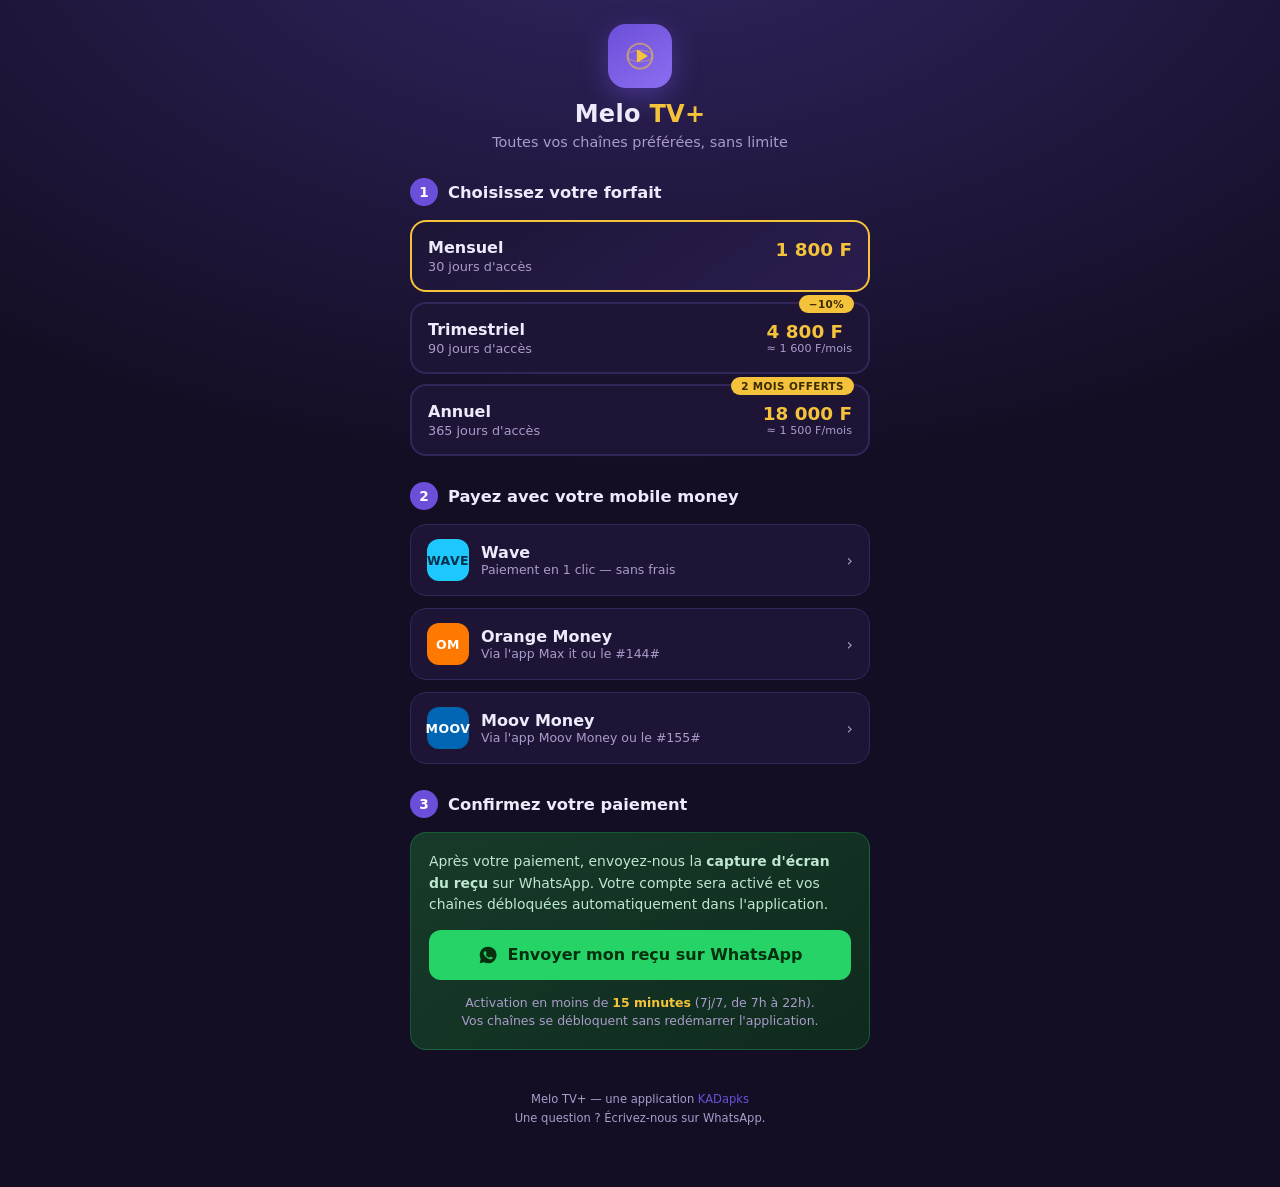
<file: abonnement-melotv.html>
<!DOCTYPE html>
<html lang="fr">
<head>
<meta charset="UTF-8">
<meta name="viewport" content="width=device-width, initial-scale=1.0">
<title>Abonnement Melo TV+</title>
<meta name="theme-color" content="#1A1130">
<style>
  /* ==========================================================
     CONFIGURATION VISUELLE — Melo TV+
     Violet marque : #6C4FD8 | Or : #F5C33B
     ========================================================== */
  :root{
    --violet:#6C4FD8;
    --violet-fonce:#241740;
    --fond:#140E24;
    --carte:#1E1536;
    --carte-bord:#332658;
    --or:#F5C33B;
    --texte:#EFEAFB;
    --texte-2:#A99CCB;
    --wave:#1DC8FF;
    --orange:#FF7900;
    --moov:#0066B3;
    --vert:#2ECC71;
  }
  *{margin:0;padding:0;box-sizing:border-box;-webkit-tap-highlight-color:transparent}
  body{
    font-family:'Segoe UI',system-ui,-apple-system,sans-serif;
    background:
      radial-gradient(ellipse 80% 50% at 50% -10%, rgba(108,79,216,.35), transparent),
      var(--fond);
    color:var(--texte);
    min-height:100vh;
    padding:24px 16px 60px;
  }
  .conteneur{max-width:460px;margin:0 auto}

  /* ---------- En-tête ---------- */
  header{text-align:center;margin-bottom:28px}
  .logo{
    width:64px;height:64px;margin:0 auto 12px;
    background:linear-gradient(145deg,var(--violet),#8B6EF0);
    border-radius:18px;display:flex;align-items:center;justify-content:center;
    box-shadow:0 8px 28px rgba(108,79,216,.45);
  }
  .logo svg{width:30px;height:30px}
  h1{font-size:1.5rem;font-weight:800;letter-spacing:.3px}
  h1 span{color:var(--or)}
  .sous-titre{color:var(--texte-2);font-size:.9rem;margin-top:6px}
  .email-badge{
    display:none;margin:14px auto 0;padding:7px 14px;max-width:100%;
    background:rgba(108,79,216,.18);border:1px solid var(--carte-bord);
    border-radius:99px;font-size:.8rem;color:var(--texte-2);
    overflow:hidden;text-overflow:ellipsis;white-space:nowrap;width:fit-content;
  }
  .email-badge b{color:var(--texte)}

  /* ---------- Étapes ---------- */
  .etape{
    display:flex;align-items:center;gap:10px;
    margin:26px 0 14px;
  }
  .etape .num{
    width:28px;height:28px;flex:none;border-radius:50%;
    background:var(--violet);color:#fff;font-weight:800;font-size:.85rem;
    display:flex;align-items:center;justify-content:center;
  }
  .etape h2{font-size:1.02rem;font-weight:700}

  /* ---------- Forfaits ---------- */
  .forfaits{display:grid;gap:10px}
  .forfait{
    position:relative;
    background:var(--carte);border:2px solid var(--carte-bord);
    border-radius:16px;padding:16px;cursor:pointer;
    display:flex;align-items:center;justify-content:space-between;
    transition:border-color .15s, transform .1s;
  }
  .forfait:active{transform:scale(.985)}
  .forfait.actif{border-color:var(--or);background:linear-gradient(145deg,var(--carte),#2A1D4E)}
  .forfait .nom{font-weight:700;font-size:1rem}
  .forfait .duree{color:var(--texte-2);font-size:.8rem;margin-top:2px}
  .forfait .prix{font-weight:800;font-size:1.15rem;color:var(--or);white-space:nowrap}
  .forfait .prix small{font-size:.7rem;color:var(--texte-2);font-weight:500;display:block;text-align:right}
  .badge-populaire{
    position:absolute;top:-9px;right:14px;
    background:var(--or);color:#3A2A00;font-size:.65rem;font-weight:800;
    padding:3px 10px;border-radius:99px;letter-spacing:.4px;
  }

  /* ---------- Moyens de paiement ---------- */
  .paiements{display:grid;gap:12px}
  .paiement{
    background:var(--carte);border:1px solid var(--carte-bord);
    border-radius:16px;overflow:hidden;
  }
  .paiement-tete{
    display:flex;align-items:center;gap:12px;padding:14px 16px;cursor:pointer;
  }
  .op-logo{
    width:42px;height:42px;border-radius:12px;flex:none;
    display:flex;align-items:center;justify-content:center;
    font-weight:900;font-size:.78rem;color:#fff;letter-spacing:.5px;
  }
  .op-wave{background:var(--wave);color:#04304A}
  .op-om{background:var(--orange)}
  .op-moov{background:var(--moov)}
  .paiement-tete .infos{flex:1}
  .paiement-tete .nom-op{font-weight:700}
  .paiement-tete .detail-op{color:var(--texte-2);font-size:.78rem}
  .chevron{color:var(--texte-2);transition:transform .2s}
  .paiement.ouvert .chevron{transform:rotate(90deg)}
  .paiement-corps{display:none;padding:0 16px 16px;border-top:1px dashed var(--carte-bord)}
  .paiement.ouvert .paiement-corps{display:block}

  .ligne-numero{
    display:flex;align-items:center;gap:10px;
    background:var(--violet-fonce);border-radius:12px;
    padding:12px 14px;margin-top:14px;
  }
  .ligne-numero .numero{flex:1;font-size:1.15rem;font-weight:800;letter-spacing:1.5px}
  .btn-copier{
    background:var(--violet);color:#fff;border:none;border-radius:9px;
    padding:9px 14px;font-weight:700;font-size:.8rem;cursor:pointer;
  }
  .btn-copier.copie{background:var(--vert)}
  .nom-titulaire{color:var(--texte-2);font-size:.78rem;margin-top:8px;text-align:center}

  .btn-action{
    display:flex;align-items:center;justify-content:center;gap:8px;
    width:100%;margin-top:12px;padding:13px;border:none;border-radius:12px;
    font-weight:800;font-size:.92rem;cursor:pointer;text-decoration:none;
  }
  .btn-wave{background:var(--wave);color:#04304A}
  .btn-ussd{background:transparent;border:1.5px solid var(--carte-bord);color:var(--texte)}
  .note-op{color:var(--texte-2);font-size:.78rem;margin-top:10px;line-height:1.5}
  .montant-rappel{
    text-align:center;margin-top:12px;font-size:.85rem;color:var(--texte-2);
  }
  .montant-rappel b{color:var(--or);font-size:1rem}

  /* ---------- Confirmation WhatsApp ---------- */
  .carte-confirm{
    background:linear-gradient(145deg,#173B2A,#0F2A1D);
    border:1px solid #2ECC7144;border-radius:16px;padding:18px;
  }
  .carte-confirm p{color:#BFE8D0;font-size:.87rem;line-height:1.55}
  .btn-whatsapp{
    display:flex;align-items:center;justify-content:center;gap:10px;
    margin-top:14px;padding:15px;border-radius:12px;border:none;
    background:#25D366;color:#07300F;font-weight:800;font-size:1rem;
    width:100%;cursor:pointer;text-decoration:none;
  }
  .delai{
    text-align:center;color:var(--texte-2);font-size:.78rem;margin-top:14px;line-height:1.5;
  }
  .delai b{color:var(--or)}

  footer{
    text-align:center;margin-top:40px;color:var(--texte-2);font-size:.72rem;line-height:1.6;
  }
  footer a{color:var(--violet);text-decoration:none}
</style>
</head>
<body>
<div class="conteneur">

  <header>
    <div class="logo">
      <svg viewBox="0 0 24 24" fill="none">
        <circle cx="12" cy="12" r="10" stroke="#F5C33B" stroke-width="1.4" opacity=".6"/>
        <ellipse cx="12" cy="12" rx="10" ry="4.5" stroke="#F5C33B" stroke-width="1" opacity=".4"/>
        <path d="M9.5 7.8v8.4c0 .55.6.9 1.08.62l7-4.2a.72.72 0 0 0 0-1.24l-7-4.2A.72.72 0 0 0 9.5 7.8z" fill="#F5C33B"/>
      </svg>
    </div>
    <h1>Melo <span>TV+</span></h1>
    <p class="sous-titre">Toutes vos chaînes préférées, sans limite</p>
    <div class="email-badge" id="emailBadge">Compte : <b id="emailAffiche"></b></div>
  </header>

  <!-- ÉTAPE 1 : FORFAIT -->
  <div class="etape"><div class="num">1</div><h2>Choisissez votre forfait</h2></div>
  <div class="forfaits" id="forfaits">
    <div class="forfait" data-plan="mensuel" data-prix="1800" onclick="choisirPlan(this)">
      <div><div class="nom">Mensuel</div><div class="duree">30 jours d'accès</div></div>
      <div class="prix">1 800 F<small>&nbsp;</small></div>
    </div>
    <div class="forfait" data-plan="trimestriel" data-prix="4800" onclick="choisirPlan(this)">
      <span class="badge-populaire">−10%</span>
      <div><div class="nom">Trimestriel</div><div class="duree">90 jours d'accès</div></div>
      <div class="prix">4 800 F<small>≈ 1 600 F/mois</small></div>
    </div>
    <div class="forfait" data-plan="annuel" data-prix="18000" onclick="choisirPlan(this)">
      <span class="badge-populaire">2 MOIS OFFERTS</span>
      <div><div class="nom">Annuel</div><div class="duree">365 jours d'accès</div></div>
      <div class="prix">18 000 F<small>≈ 1 500 F/mois</small></div>
    </div>
  </div>

  <!-- ÉTAPE 2 : PAIEMENT -->
  <div class="etape"><div class="num">2</div><h2>Payez avec votre mobile money</h2></div>
  <div class="paiements">

    <!-- WAVE -->
    <div class="paiement" id="pWave">
      <div class="paiement-tete" onclick="basculer('pWave')">
        <div class="op-logo op-wave">WAVE</div>
        <div class="infos">
          <div class="nom-op">Wave</div>
          <div class="detail-op">Paiement en 1 clic — sans frais</div>
        </div>
        <span class="chevron">›</span>
      </div>
      <div class="paiement-corps">
        <a class="btn-action btn-wave" id="lienWave" href="#" target="_blank" rel="noopener">
          Payer avec Wave
        </a>
        <div class="ligne-numero">
          <span class="numero" id="numWave"></span>
          <button class="btn-copier" onclick="copier('numWave', this)">Copier</button>
        </div>
        <div class="nom-titulaire" id="titulaireWave"></div>
        <div class="montant-rappel">Montant à envoyer : <b id="montantWave">1 800 FCFA</b></div>
      </div>
    </div>

    <!-- ORANGE MONEY -->
    <div class="paiement" id="pOM">
      <div class="paiement-tete" onclick="basculer('pOM')">
        <div class="op-logo op-om">OM</div>
        <div class="infos">
          <div class="nom-op">Orange Money</div>
          <div class="detail-op">Via l'app Max it ou le #144#</div>
        </div>
        <span class="chevron">›</span>
      </div>
      <div class="paiement-corps">
        <div class="ligne-numero">
          <span class="numero" id="numOM"></span>
          <button class="btn-copier" onclick="copier('numOM', this)">Copier</button>
        </div>
        <div class="nom-titulaire" id="titulaireOM"></div>
        <a class="btn-action btn-ussd" id="btnUssdOM" href="#">Payer maintenant (code #144#)</a>
        <div class="note-op">Appuyez sur le bouton, puis lancez l'appel : le transfert s'affiche avec le numéro et le montant déjà remplis. Validez simplement avec votre code secret Orange Money.</div>
        <div class="montant-rappel">Montant à envoyer : <b id="montantOM">1 800 FCFA</b></div>
      </div>
    </div>

    <!-- MOOV MONEY -->
    <div class="paiement" id="pMoov">
      <div class="paiement-tete" onclick="basculer('pMoov')">
        <div class="op-logo op-moov">MOOV</div>
        <div class="infos">
          <div class="nom-op">Moov Money</div>
          <div class="detail-op">Via l'app Moov Money ou le #155#</div>
        </div>
        <span class="chevron">›</span>
      </div>
      <div class="paiement-corps">
        <div class="ligne-numero">
          <span class="numero" id="numMoov"></span>
          <button class="btn-copier" onclick="copier('numMoov', this)">Copier</button>
        </div>
        <div class="nom-titulaire" id="titulaireMoov"></div>
        <a class="btn-action btn-ussd" id="btnUssdMoov" href="#">Payer maintenant (code *155#)</a>
        <div class="note-op">Appuyez sur le bouton, puis lancez l'appel : le transfert s'affiche avec le numéro et le montant déjà remplis. Validez simplement avec votre code secret Moov Money.</div>
        <div class="montant-rappel">Montant à envoyer : <b id="montantMoov">1 800 FCFA</b></div>
      </div>
    </div>
  </div>

  <!-- ÉTAPE 3 : CONFIRMATION -->
  <div class="etape"><div class="num">3</div><h2>Confirmez votre paiement</h2></div>
  <div class="carte-confirm">
    <p>Après votre paiement, envoyez-nous la <b>capture d'écran du reçu</b> sur WhatsApp. Votre compte sera activé et vos chaînes débloquées automatiquement dans l'application.</p>
    <a class="btn-whatsapp" id="btnWhatsapp" href="#" target="_blank" rel="noopener">
      <svg width="20" height="20" viewBox="0 0 24 24" fill="#07300F"><path d="M12 2a10 10 0 0 0-8.7 14.9L2 22l5.3-1.3A10 10 0 1 0 12 2zm5.1 13.9c-.2.6-1.2 1.1-1.7 1.2-.4.1-1 .1-1.6-.1-.4-.1-.9-.3-1.5-.5-2.6-1.1-4.3-3.8-4.4-3.9-.1-.2-1.1-1.4-1.1-2.7 0-1.3.7-1.9.9-2.2.2-.3.5-.3.7-.3h.5c.2 0 .4 0 .6.4l.8 2c.1.2.1.4 0 .6l-.3.5-.4.5c-.1.1-.3.3-.1.6.2.3.7 1.2 1.5 1.9 1 .9 1.9 1.2 2.2 1.4.3.1.5.1.6-.1l.9-1c.2-.3.4-.2.7-.1l1.9.9c.3.1.5.2.5.3.1.1.1.7-.2 1.6z"/></svg>
      Envoyer mon reçu sur WhatsApp
    </a>
    <div class="delai">Activation en moins de <b>15 minutes</b> (7j/7, de 7h à 22h).<br>Vos chaînes se débloquent sans redémarrer l'application.</div>
  </div>

  <footer>
    Melo TV+ — une application <a href="https://armeles7.github.io/KADapks/">KADapks</a><br>
    Une question ? Écrivez-nous sur WhatsApp.
  </footer>
</div>

<script>
/* ============================================================
   CONFIGURATION — REMPLACE CES 5 VALEURS PAR LES TIENNES
   ============================================================ */
const CONFIG = {
  numeroWave:  "07 69 30 68 37",
  lienWave:    "https://pay.wave.com/m/M_ci_8h0-xJtGQ71D/c/ci/", // Lien Wave Business KADapks
  numeroOM:    "07 69 30 68 37",
  numeroMoov:  "01 03 92 21 92",
  titulaire:   "N'GUESSAN ARMEL KADIANE",  // Nom affiché sous les numéros
  whatsapp:    "2250769306837"
};
/* ============================================================ */

// Lecture des paramètres envoyés par l'application (?email=...&plan=...)
const params = new URLSearchParams(location.search);
const email  = params.get("email") || "";
const planUrl = (params.get("plan") || "").toLowerCase();

let planActuel = "mensuel";
let prixActuel = 3000;

// Affiche l'email du compte s'il est fourni
if (email) {
  document.getElementById("emailAffiche").textContent = email;
  document.getElementById("emailBadge").style.display = "block";
}

// Remplit les numéros et le titulaire
document.getElementById("numWave").textContent = CONFIG.numeroWave;
document.getElementById("numOM").textContent = CONFIG.numeroOM;
document.getElementById("numMoov").textContent = CONFIG.numeroMoov;
["titulaireWave","titulaireOM","titulaireMoov"].forEach(id =>
  document.getElementById(id).textContent = "Titulaire : " + CONFIG.titulaire
);

// Bouton Wave : lien de paiement si fourni, sinon ouvre l'app Wave
const lienWave = document.getElementById("lienWave");
if (CONFIG.lienWave) { lienWave.href = CONFIG.lienWave; }
else { lienWave.href = "https://www.wave.com/ci/"; }

function choisirPlan(el) {
  document.querySelectorAll(".forfait").forEach(f => f.classList.remove("actif"));
  el.classList.add("actif");
  planActuel = el.dataset.plan;
  prixActuel = parseInt(el.dataset.prix);
  const txt = prixActuel.toLocaleString("fr-FR") + " FCFA";
  ["montantWave","montantOM","montantMoov"].forEach(id =>
    document.getElementById(id).textContent = txt
  );
  majLienWave();
  majUssdOM();
  majUssdMoov();
  majWhatsapp();
}

// Ajoute le montant du forfait au lien Wave (pré-rempli dans l'app Wave si supporté)
function majLienWave() {
  if (CONFIG.lienWave) {
    const base = CONFIG.lienWave.split("?")[0];
    lienWave.href = base + "?amount=" + prixActuel;
  }
}

// Génère le code USSD Orange Money complet : #144*11*NUMERO*MONTANT#
// (%23 = le caractère # encodé pour les liens tel:)
function majUssdOM() {
  const num = CONFIG.numeroOM.replace(/\s/g, "");
  document.getElementById("btnUssdOM").href =
    "tel:%23144*11*" + num + "*" + prixActuel + "%23";
}

// Génère le code USSD Moov Money complet : *155*11*NUMERO*MONTANT#
function majUssdMoov() {
  const num = CONFIG.numeroMoov.replace(/\s/g, "");
  document.getElementById("btnUssdMoov").href =
    "tel:*155*11*" + num + "*" + prixActuel + "%23";
}

function basculer(id) {
  const el = document.getElementById(id);
  const etaitOuvert = el.classList.contains("ouvert");
  document.querySelectorAll(".paiement").forEach(p => p.classList.remove("ouvert"));
  if (!etaitOuvert) el.classList.add("ouvert");
}

function copier(idNumero, btn) {
  const num = document.getElementById(idNumero).textContent.replace(/\s/g, "");
  navigator.clipboard.writeText(num).then(() => {
    btn.textContent = "Copié ✓";
    btn.classList.add("copie");
    setTimeout(() => { btn.textContent = "Copier"; btn.classList.remove("copie"); }, 2000);
  });
}

function majWhatsapp() {
  const msg =
    "Bonjour, je viens de payer mon abonnement Melo TV+.\n" +
    "📧 Compte : " + (email || "(mon email Google)") + "\n" +
    "📦 Forfait : " + planActuel + " (" + prixActuel.toLocaleString("fr-FR") + " FCFA)\n" +
    "Voici mon reçu de paiement :";
  document.getElementById("btnWhatsapp").href =
    "https://wa.me/" + CONFIG.whatsapp + "?text=" + encodeURIComponent(msg);
}

// Présélectionne le forfait passé en paramètre par l'app
const cible = document.querySelector('.forfait[data-plan="' + planUrl + '"]')
           || document.querySelector('.forfait[data-plan="mensuel"]');
choisirPlan(cible);
</script>
</body>
</html>
</file>
